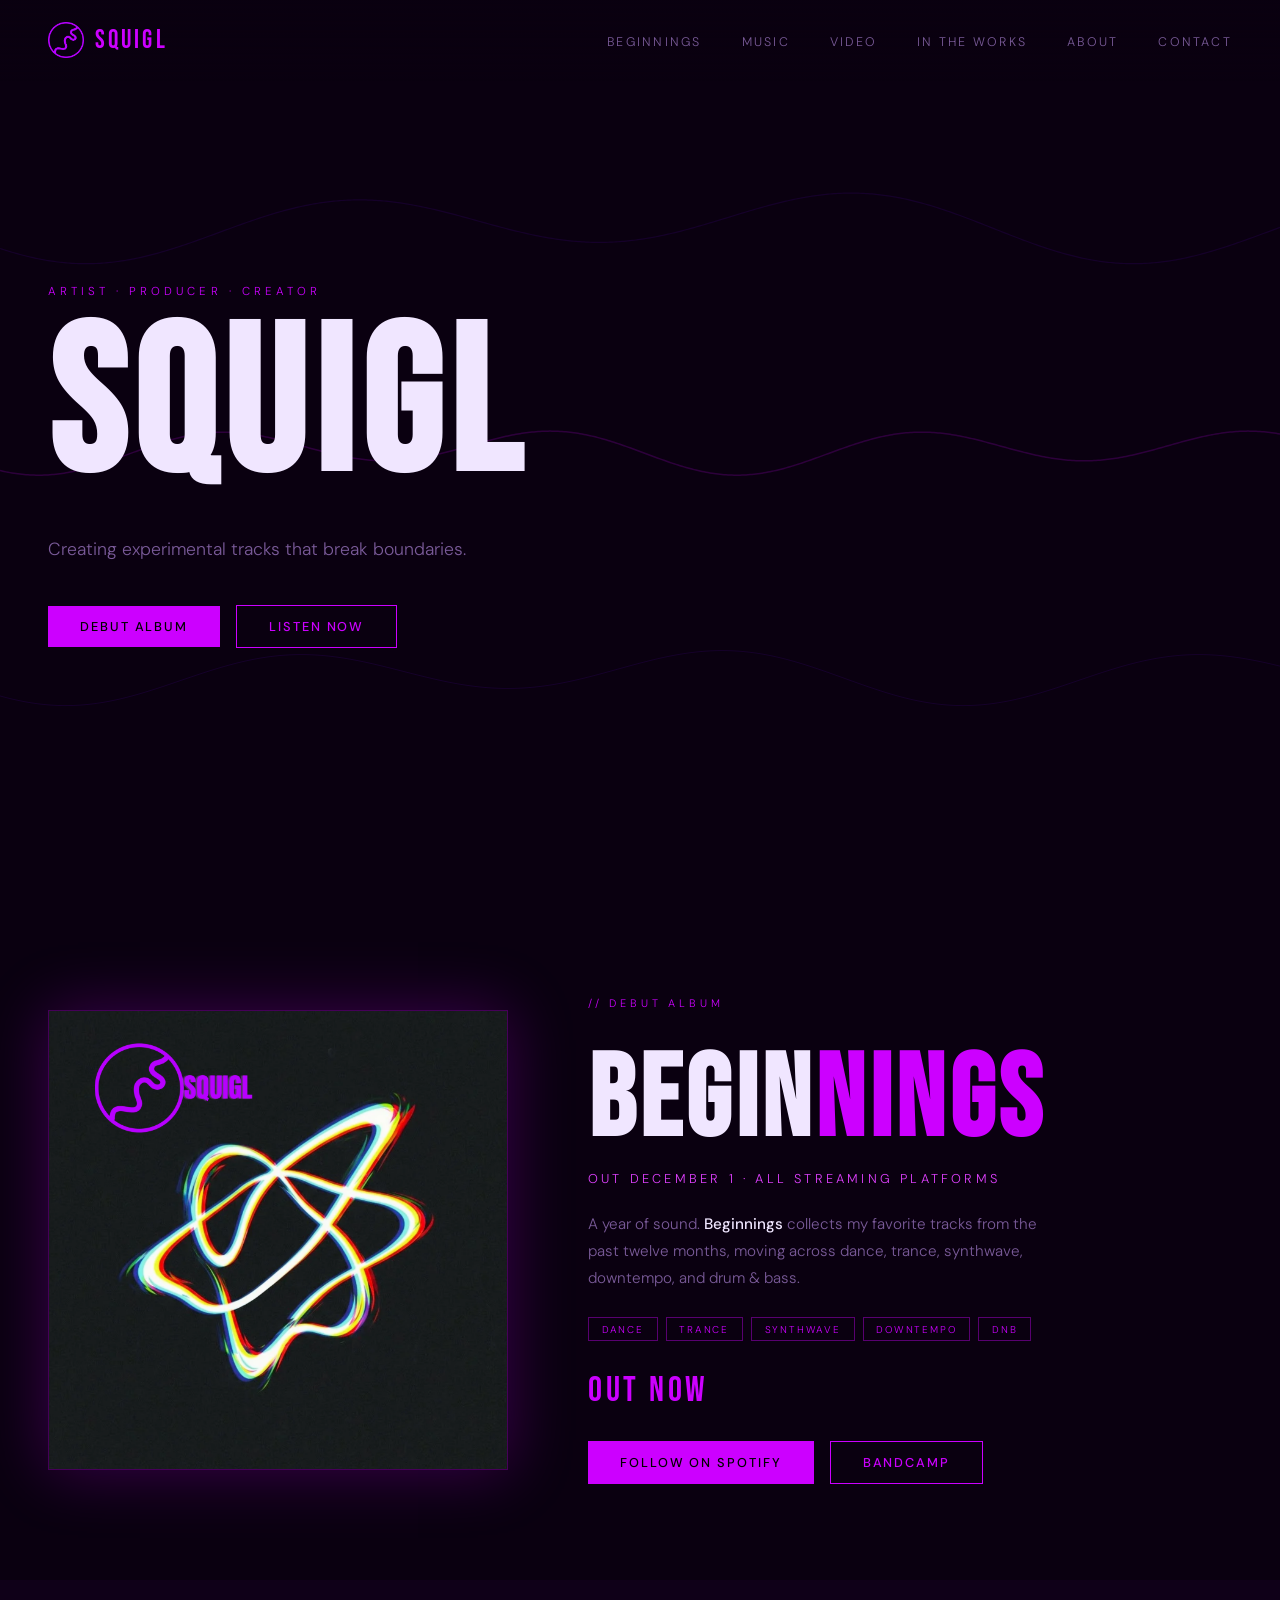
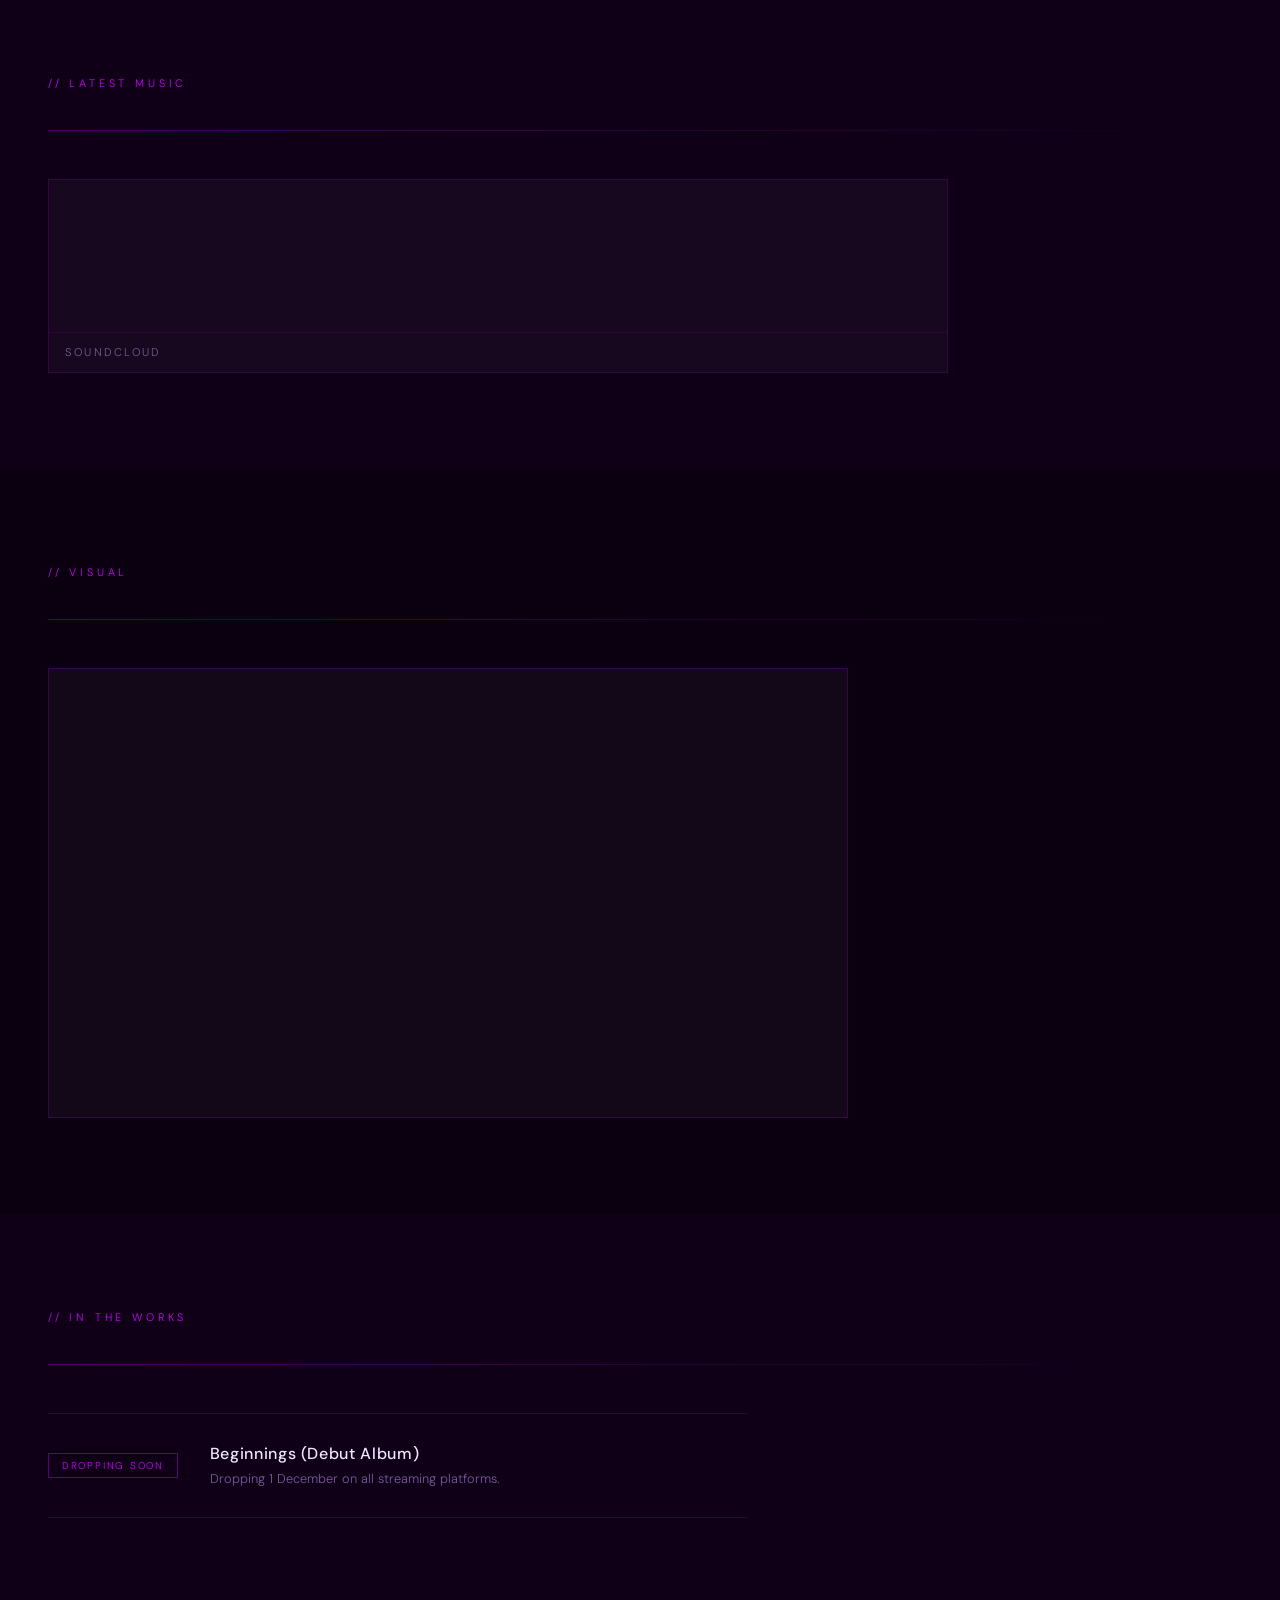
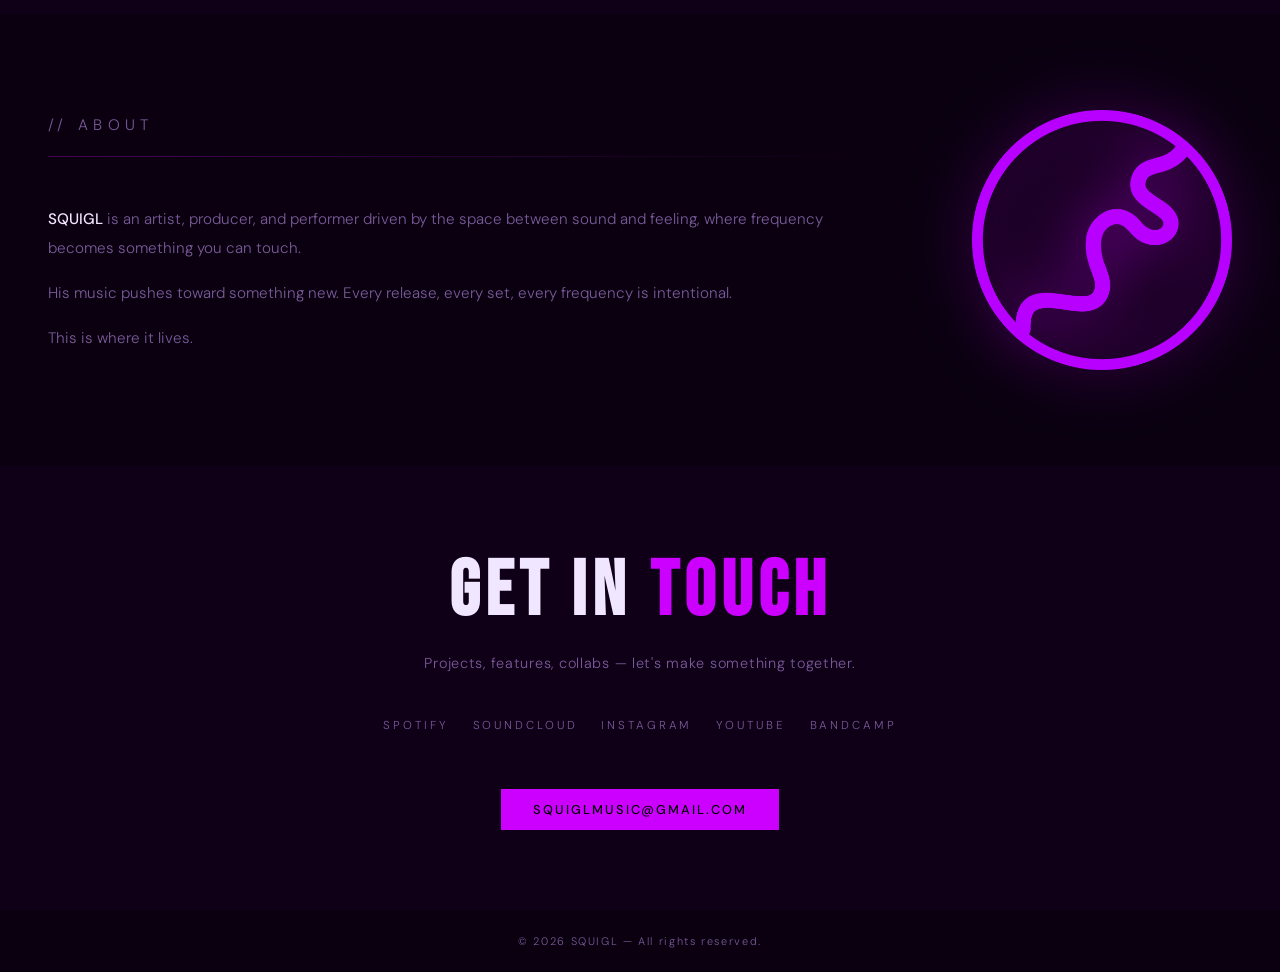
<file: index.html>
<!DOCTYPE html>
<html lang="en">
<head>
  <meta charset="UTF-8" />
  <meta name="viewport" content="width=device-width, initial-scale=1.0"/>
  <title>SQUIGL</title>
  <link href="https://fonts.googleapis.com/css2?family=Bebas+Neue&family=DM+Sans:wght@300;400;500&display=swap" rel="stylesheet"/>
  <link rel="stylesheet" href="styles.css"/>
  <link rel="icon" type="image/png" href="assets/squigl-logo.png" />
</head>
<body>

<!-- Animated waveform background -->
<canvas id="wave-canvas"></canvas>

<!-- ── NAV ── -->
<nav>
  <a href="#hero" class="nav-logo">
    <img src="assets/squigl-logo.png" alt="SQUIGL logo" class="nav-logo-img" />
    <span>SQUIGL</span>
  </a>
  <ul class="nav-links">
    <li><a href="#album">Beginnings</a></li>
    <li><a href="#music">Music</a></li>
    <li><a href="#video">Video</a></li>
    <li><a href="#itw">In The Works</a></li>
    <li><a href="#about">About</a></li>
    <li><a href="#contact">Contact</a></li>
  </ul>
</nav>

<!-- ── HERO ── -->
<section id="hero">
  <p class="hero-eyebrow">Artist · Producer · Creator</p>
  <h1 class="hero-title">SQUIGL</h1>
  <p class="hero-sub">
    Creating experimental tracks that break boundaries. 
  </p>
  <div class="hero-cta">
    <a href="#album" class="btn-primary">Debut Album</a>
    <a href="#music" class="btn-ghost">Listen Now</a>
    </div>
</section>

<!-- ── ALBUM ── -->
<section id="album">
  <div class="album-art-wrap reveal">
    <img src="assets/beginnings_cover_art.png" alt="Beginnings — debut album by SQUIGL" class="album-art" width="1500" height="1500" />
  </div>
  <div class="album-info reveal">
    <p class="section-label">// Debut Album</p>
    <h2 class="album-title">BEGIN<span>NINGS</span></h2>
    <p class="album-date">Out December 1 · All streaming platforms</p>
    <p class="album-desc">
      A year of sound. <strong>Beginnings</strong> collects my favorite tracks
      from the past twelve months, moving across dance, trance, synthwave, downtempo, and drum &amp; bass.
    </p>
    <ul class="album-tags">
      <li>Dance</li><li>Trance</li><li>Synthwave</li><li>Downtempo</li><li>DnB</li>
    </ul>
    <div class="countdown" id="countdown" aria-live="polite">
      <div><span id="cd-days">--</span><small>Days</small></div>
      <div><span id="cd-hours">--</span><small>Hours</small></div>
      <div><span id="cd-mins">--</span><small>Mins</small></div>
      <div><span id="cd-secs">--</span><small>Secs</small></div>
    </div>
    <div class="album-cta">
      <a href="https://open.spotify.com/artist/3eHEbnWZ27MDBjAHcdsJw5" class="btn-primary">Follow on Spotify</a>
      <a href="https://squigl.bandcamp.com/" class="btn-ghost">Bandcamp</a>
    </div>
  </div>
</section>

<!-- ── MUSIC ── -->
<section id="music">
  <div class="reveal">
    <p class="section-label">// Latest Music</p>
    <div class="divider"></div>
  </div>
  <div class="music-grid reveal">

    <!-- SOUNDCLOUD: Replace url= param with your SoundCloud profile/track URL -->
    <div class="embed-card">
      <iframe
        src="https://w.soundcloud.com/player/?url=https%3A//api.soundcloud.com/tracks/soundcloud%253Atracks%253A2430497055&color=%23ff5500&auto_play=false&hide_related=false&show_comments=true&show_user=true&show_reposts=false&show_teaser=true&visual=true"
        height="152"
        allow="autoplay">
      </iframe>
      <p class="embed-label">SoundCloud</p>
    </div>

  </div>
</section>

<!-- ── VIDEO ── -->
<section id="video">
  <div class="reveal">
    <p class="section-label">// Visual</p>
    <div class="divider"></div>
  </div>
  <div class="video-wrapper reveal">
    <iframe
      src="https://www.youtube.com/embed/nkhw7h3QoJo?si=fxTuR2RmTBnGTgtb"
      title="YouTube video player"
      frameborder="0"
      allow="accelerometer; autoplay; clipboard-write; encrypted-media; gyroscope; picture-in-picture; web-share"
      referrerpolicy="strict-origin-when-cross-origin"
      allowfullscreen>
    </iframe>
  </div>
</section>

<!-- ── IN THE WORKS ── -->
<section id="itw">
  <div class="reveal">
    <p class="section-label">// In The Works</p>
    <div class="divider"></div>
  </div>
  <div class="itw-list reveal">

    <!-- ITW CARD: Duplicate for each project. Status options: Coming Soon / In Progress / Collab / Dropping Soon -->
    <div class="itw-card">
      <span class="itw-status">Dropping Soon</span>
      <div class="itw-info">
        <div class="itw-title">Beginnings (Debut Album)</div>
        <div class="itw-desc">Dropping 1 December on all streaming platforms.</div>
      </div>
    </div>

  </div>
</section>

<!-- ── ABOUT ── -->
<section id="about">
  <div class="about-text reveal">
    <p class="section-label">// About</p>
    <div class="divider"></div>
    <p>
      <strong>SQUIGL</strong> is an artist, producer, and performer driven by the space
      between sound and feeling, where frequency becomes something you can touch.
    </p>
    <p>
      His music pushes toward something new. Every release, every set, every frequency is intentional.
    </p>
    <p>This is where it lives.</p>
  </div>
  <div class="about-visual reveal">
    <div class="about-logo-wrap">
      <img src="assets/squigl-logo.png" alt="SQUIGL" class="about-logo-img" />
    </div>
  </div>
</section>

<!-- ── CONTACT ── -->
<section id="contact">
  <h2 class="contact-title reveal">GET IN <span>TOUCH</span></h2>
  <p class="contact-sub reveal">Projects, features, collabs — let's make something together.</p>

  <!-- SOCIAL LINKS: Replace each href="#" with your actual profile URL -->
  <div class="social-row reveal">
    <a href="https://open.spotify.com/artist/3eHEbnWZ27MDBjAHcdsJw5" class="social-link">Spotify</a>
    <a href="https://soundcloud.com/squigl" class="social-link">SoundCloud</a>
    <a href="https://www.instagram.com/squigl.music/" class="social-link">Instagram</a>
    <a href="https://www.youtube.com/@SQUIGL-Music" class="social-link">YouTube</a>
    <a href="https://squigl.bandcamp.com/dashboard" class="social-link">Bandcamp</a>
  </div>

  <!-- EMAIL: Replace with your actual email address -->
  <a href="mailto:squiglmusic@gmail.com" class="btn-primary reveal">squiglmusic@gmail.com</a>
</section>

<!-- ── FOOTER ── -->
<footer>
  <p>&copy; 2026 SQUIGL — All rights reserved.</p>
</footer>

<script src="script.js"></script>
</body>
</html>
</file>
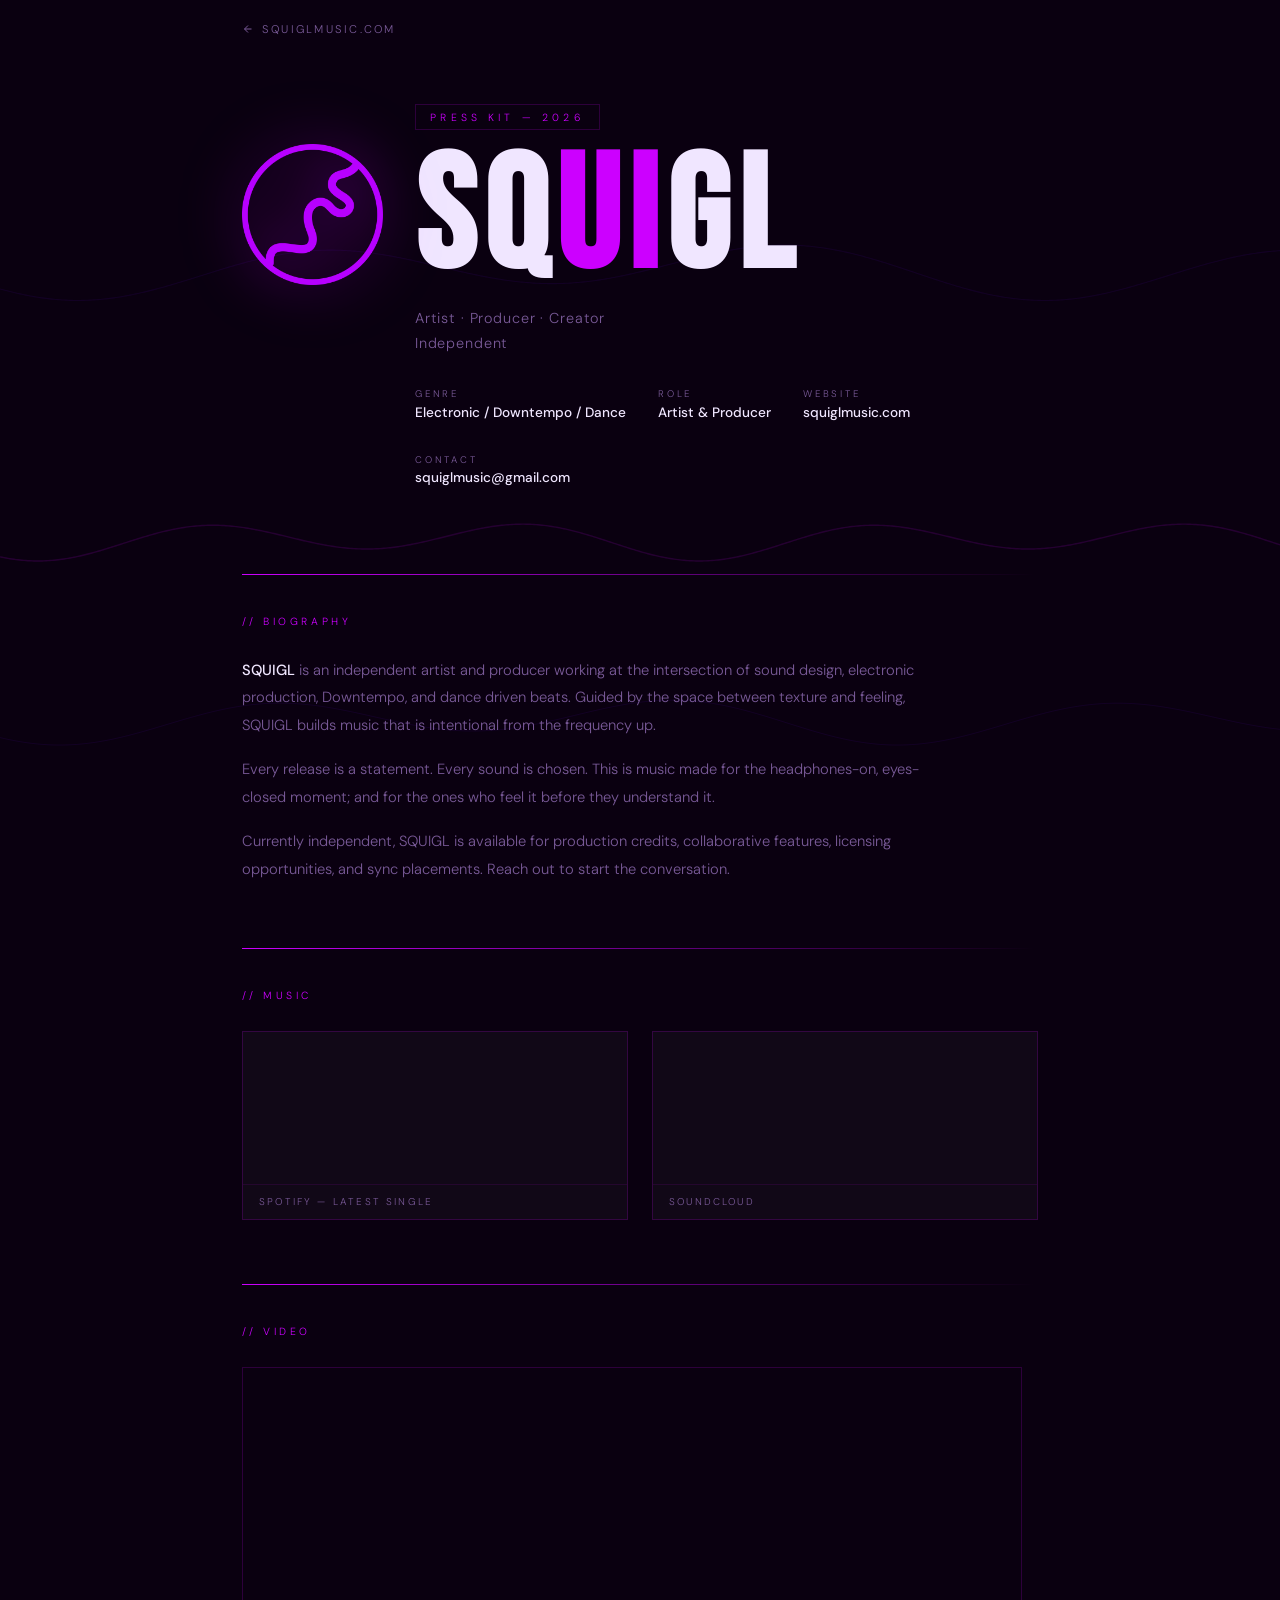
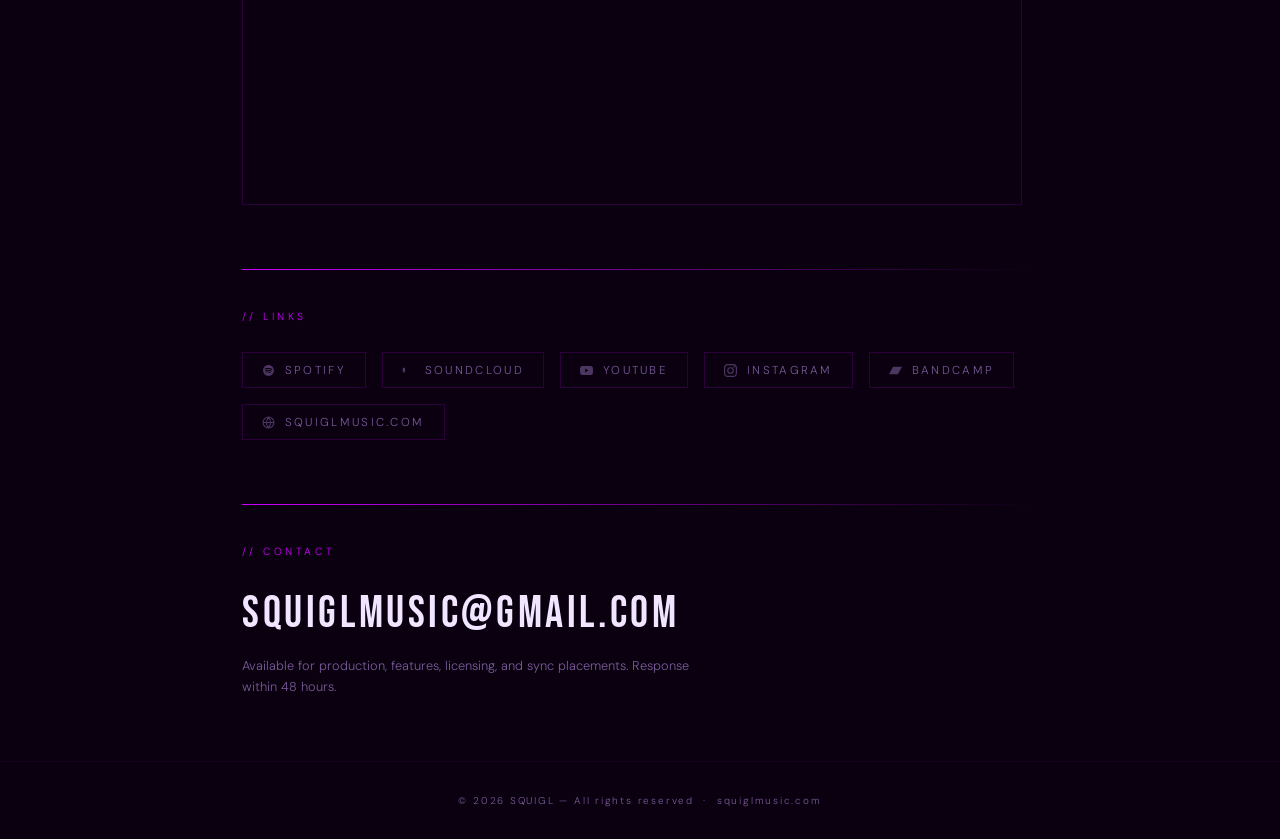
<file: press/index.html>
<!DOCTYPE html>
<html lang="en">
<head>
<meta charset="UTF-8"/>
<meta name="viewport" content="width=device-width, initial-scale=1.0"/>
<title>SQUIGL — Press Kit</title>
<link href="https://fonts.googleapis.com/css2?family=Bebas+Neue&family=DM+Sans:wght@300;400;500&display=swap" rel="stylesheet"/>
<style>
*,*::before,*::after{box-sizing:border-box;margin:0;padding:0}
:root{
  --bg:#0a0010;
  --bg2:#0f0018;
  --magenta:#cc00ff;
  --magenta-bright:#e040ff;
  --text:#f0e6ff;
  --muted:#7a5a99;
  --border:rgba(204,0,255,0.18);
  --border-hover:rgba(204,0,255,0.45);
}
html{scroll-behavior:smooth}
body{background:var(--bg);color:var(--text);font-family:'DM Sans',sans-serif;font-weight:300;overflow-x:hidden;min-height:100vh}
canvas#wc{position:fixed;top:0;left:0;width:100%;height:100%;z-index:0;opacity:0.14;pointer-events:none}
.wrap{position:relative;z-index:1;max-width:860px;margin:0 auto;padding:0 2rem}
header{position:relative;z-index:1;padding:4rem 2rem 3rem;max-width:860px;margin:0 auto;display:flex;flex-direction:row;align-items:flex-start;gap:2rem}
.header-logo{flex:0 0 auto;display:flex;align-items:center;justify-content:center;margin-top:calc(0.65rem + 0.35rem + 1.2rem + 0.3rem)}
.header-logo img{width:clamp(4.4rem,12.3vw,8.8rem);height:clamp(4.4rem,12.3vw,8.8rem);object-fit:contain;filter:drop-shadow(0 0 28px rgba(204,0,255,0.55))}
.header-text{flex:1;display:flex;flex-direction:column;align-items:flex-start}
@media(max-width:600px){header{flex-direction:column;gap:1.5rem}.header-logo{margin-top:0}.header-logo img{width:72px;height:72px}}
.pk-label{font-size:0.65rem;letter-spacing:0.4em;text-transform:uppercase;color:var(--magenta);margin-bottom:1.2rem;border:1px solid var(--border);padding:0.35rem 0.9rem;display:inline-block}
.pk-name{font-family:'Bebas Neue',sans-serif;font-size:clamp(5rem,14vw,10rem);line-height:0.88;letter-spacing:0.05em;color:var(--text);margin-bottom:1rem}
.pk-name span{color:var(--magenta)}
.pk-tagline{font-size:0.9rem;color:var(--muted);letter-spacing:0.06em;max-width:400px;line-height:1.7;margin-bottom:2rem}
.pk-meta-row{display:flex;flex-direction:row;gap:2rem;flex-wrap:wrap}
.pk-meta-item{display:flex;flex-direction:column;gap:0.2rem}
.pk-meta-label{font-size:0.6rem;letter-spacing:0.3em;text-transform:uppercase;color:var(--muted)}
.pk-meta-val{font-size:0.85rem;color:var(--text);font-weight:500}
.divider{width:100%;height:1px;background:linear-gradient(to right,var(--magenta),transparent);opacity:0.25;margin:2.5rem 0}
.sec-label{font-size:0.65rem;letter-spacing:0.35em;text-transform:uppercase;color:var(--magenta);margin-bottom:1.8rem}
.bio-block{display:flex;flex-direction:column;gap:1rem;max-width:680px}
.bio-block p{font-size:0.92rem;color:var(--muted);line-height:1.9}
.bio-block p strong{color:var(--text);font-weight:500}
.embeds-grid{display:flex;flex-direction:row;flex-wrap:wrap;gap:1.5rem}
.embed-card{flex:1 1 340px;background:rgba(255,255,255,0.03);border:1px solid var(--border);overflow:hidden;transition:border-color 0.3s,transform 0.3s}
.embed-card:hover{border-color:var(--border-hover);transform:translateY(-3px)}
.embed-card iframe{width:100%;display:block;border:none}
.embed-tag{padding:0.65rem 1rem;font-size:0.62rem;letter-spacing:0.22em;text-transform:uppercase;color:var(--muted);border-top:1px solid rgba(204,0,255,0.1)}
.video-wrap{position:relative;width:100%;max-width:780px;aspect-ratio:16/9;border:1px solid var(--border);overflow:hidden;transition:border-color 0.3s}
.video-wrap:hover{border-color:var(--border-hover)}
.video-wrap iframe{position:absolute;inset:0;width:100%;height:100%;border:none}
.links-grid{display:flex;flex-direction:row;flex-wrap:wrap;gap:1rem}
.link-pill{display:inline-flex;flex-direction:row;align-items:center;gap:0.6rem;padding:0.6rem 1.2rem;border:1px solid var(--border);text-decoration:none;color:var(--muted);font-size:0.72rem;letter-spacing:0.2em;text-transform:uppercase;transition:color 0.2s,border-color 0.2s,transform 0.2s}
.link-pill:hover{color:var(--magenta-bright);border-color:var(--border-hover);transform:translateY(-2px)}
.link-pill svg{width:13px;height:13px;flex-shrink:0;opacity:0.6}
.contact-block{display:flex;flex-direction:column;gap:1rem;align-items:flex-start}
.contact-email{font-family:'Bebas Neue',sans-serif;font-size:clamp(1.6rem,4vw,2.8rem);letter-spacing:0.08em;color:var(--text);text-decoration:none;transition:color 0.2s}
.contact-email:hover{color:var(--magenta)}
.contact-note{font-size:0.8rem;color:var(--muted);line-height:1.6;max-width:460px}
footer{position:relative;z-index:1;padding:2rem;text-align:center;color:var(--muted);font-size:0.62rem;letter-spacing:0.18em;margin-top:2rem;border-top:1px solid rgba(204,0,255,0.08)}
.reveal{opacity:0;transform:translateY(18px);transition:opacity 0.7s ease,transform 0.7s ease}
.reveal.v{opacity:1;transform:translateY(0)}
@media(max-width:600px){
  header{padding:3rem 1.5rem 2rem}
  .wrap{padding:0 1.5rem}
  .embeds-grid{flex-direction:column}
  .links-grid{gap:0.7rem}
}
</style>
</head>
<body>
<canvas id="wc"></canvas>
<div style="position:relative;z-index:1;padding:1.2rem 2rem 0;max-width:860px;margin:0 auto"><a href="/" style="display:inline-flex;flex-direction:row;align-items:center;gap:0.5rem;text-decoration:none;color:#7a5a99;font-size:0.7rem;letter-spacing:0.2em;text-transform:uppercase;transition:color 0.2s" onmouseover="this.style.color='#e040ff'" onmouseout="this.style.color='#7a5a99'"><svg width="12" height="12" viewBox="0 0 24 24" fill="none" stroke="currentColor" stroke-width="2"><path d="M19 12H5M12 5l-7 7 7 7"/></svg>squiglmusic.com</a></div>
<header>
  <div class="header-logo">
    <img src="/assets/squigl-logo.png" alt="SQUIGL logo" />
  </div>
  <div class="header-text">
    <span class="pk-label">Press Kit — 2026</span>
    <h1 class="pk-name">SQ<span>UI</span>GL</h1>
    <p class="pk-tagline">Artist · Producer · Creator<br>Independent</p>
    <div class="pk-meta-row">
      <div class="pk-meta-item"><span class="pk-meta-label">Genre</span><span class="pk-meta-val">Electronic / Downtempo / Dance</span></div>
      <div class="pk-meta-item"><span class="pk-meta-label">Role</span><span class="pk-meta-val">Artist & Producer</span></div>
      <div class="pk-meta-item"><span class="pk-meta-label">Website</span><span class="pk-meta-val">squiglmusic.com</span></div>
      <div class="pk-meta-item"><span class="pk-meta-label">Contact</span><span class="pk-meta-val">squiglmusic@gmail.com</span></div>
    </div>
  </div>
</header>
<div class="wrap">
  <div class="divider reveal"></div>
  <section style="margin-bottom:4rem" class="reveal">
    <p class="sec-label">// Biography</p>
    <div class="bio-block">
      <p><strong>SQUIGL</strong> is an independent artist and producer working at the intersection of sound design, electronic production, Downtempo, and dance driven beats. Guided by the space between texture and feeling, SQUIGL builds music that is intentional from the frequency up.</p>
      <p>Every release is a statement. Every sound is chosen. This is music made for the headphones-on, eyes-closed moment; and for the ones who feel it before they understand it.</p>
      <p>Currently independent, SQUIGL is available for production credits, collaborative features, licensing opportunities, and sync placements. Reach out to start the conversation.</p>
    </div>
  </section>
  <div class="divider reveal"></div>
  <section style="margin-bottom:4rem" class="reveal">
    <p class="sec-label">// Music</p>
    <div class="embeds-grid">
      <div class="embed-card">
        <iframe style="border-radius:0" src="https://open.spotify.com/embed/track/2pIwfe04i9Z5fiFF3pInk8?utm_source=generator" width="100%" height="152" frameBorder="0" allowfullscreen="" allow="autoplay; clipboard-write; encrypted-media; fullscreen; picture-in-picture" loading="lazy"></iframe>
        <p class="embed-tag">Spotify — Latest Single</p>
      </div>
      <div class="embed-card">
        <iframe src="https://w.soundcloud.com/player/?url=https%3A//api.soundcloud.com/tracks/soundcloud%253Atracks%253A2320845209&color=%23ff5500&auto_play=false&hide_related=false&show_comments=true&show_user=true&show_reposts=false&show_teaser=true&visual=true" 
        height="152" allow="autoplay"></iframe>
        <p class="embed-tag">SoundCloud</p>
      </div>
    </div>
  </section>
  <div class="divider reveal"></div>
  <section style="margin-bottom:4rem" class="reveal">
    <p class="sec-label">// Video</p>
    <div class="video-wrap">
      <iframe src="https://www.youtube.com/embed/nkhw7h3QoJo?si=fxTuR2RmTBnGTgtb" title="SQUIGL — YouTube" frameborder="0" allow="accelerometer; autoplay; clipboard-write; encrypted-media; gyroscope; picture-in-picture; web-share" referrerpolicy="strict-origin-when-cross-origin" allowfullscreen></iframe>
    </div>
  </section>
  <div class="divider reveal"></div>
  <section style="margin-bottom:4rem" class="reveal">
    <p class="sec-label">// Links</p>
    <div class="links-grid">
      <a href="https://open.spotify.com/artist/3eHEbnWZ27MDBjAHcdsJw5" class="link-pill" target="_blank"><svg viewBox="0 0 24 24" fill="currentColor"><path d="M12 2C6.477 2 2 6.477 2 12s4.477 10 10 10 10-4.477 10-10S17.523 2 12 2zm4.586 14.424a.622.622 0 01-.857.207c-2.348-1.435-5.304-1.76-8.785-.964a.622.622 0 01-.277-1.215c3.809-.87 7.076-.496 9.712 1.115.294.181.387.566.207.857zm1.224-2.723a.78.78 0 01-1.072.257c-2.687-1.652-6.785-2.131-9.965-1.166a.78.78 0 01-.973-.519.781.781 0 01.52-.973c3.632-1.102 8.147-.568 11.233 1.329a.78.78 0 01.257 1.072zm.105-2.835C14.692 8.95 9.375 8.775 6.297 9.71a.937.937 0 11-.543-1.794c3.526-1.072 9.385-.866 13.088 1.329a.937.937 0 01-.927 1.621z"/></svg>Spotify</a>
      <a href="https://soundcloud.com/squigl" class="link-pill" target="_blank"><svg viewBox="0 0 24 24" fill="currentColor"><path d="M1.175 12.225c-.015.067-.02.133-.02.2 0 .467.37.85.835.85.38 0 .697-.245.81-.585l.33-1.93-.33-2.005c-.113-.34-.43-.585-.81-.585-.465 0-.835.383-.835.85 0 .067.005.133.02.2L.83 12.225h.345zm2.21 1.025l.44-2.6-.44-2.62c-.13-.42-.5-.72-.935-.72-.54 0-.975.435-.975.975 0 .055.005.11.01.165L2.2 12.225l-.715 2.6c0 .55.435.98.975.98.435 0 .805-.295.935-.72l.44-2.6-.45.765zm2.06.99l.535-3.59-.535-3.44c-.155-.52-.62-.895-1.17-.895-.65 0-1.175.525-1.175 1.175 0 .06.005.12.01.18l.48 2.98-.48 3.59c-.005.06-.01.12-.01.18 0 .65.525 1.175 1.175 1.175.55 0 1.015-.375 1.17-.895v-.46z"/></svg>SoundCloud</a>
      <a href="https://www.youtube.com/@SQUIGL-Music" class="link-pill" target="_blank"><svg viewBox="0 0 24 24" fill="currentColor"><path d="M23.495 6.205a3.007 3.007 0 00-2.088-2.088c-1.87-.501-9.396-.501-9.396-.501s-7.507-.01-9.396.501A3.007 3.007 0 00.527 6.205a31.247 31.247 0 00-.522 5.805 31.247 31.247 0 00.522 5.783 3.007 3.007 0 002.088 2.088c1.868.502 9.396.502 9.396.502s7.506 0 9.396-.502a3.007 3.007 0 002.088-2.088 31.247 31.247 0 00.5-5.783 31.247 31.247 0 00-.5-5.805zM9.609 15.601V8.408l6.264 3.602z"/></svg>YouTube</a>
      <a href="https://www.instagram.com/squigl.music/" class="link-pill" target="_blank"><svg viewBox="0 0 24 24" fill="currentColor"><path d="M12 2.163c3.204 0 3.584.012 4.85.07 3.252.148 4.771 1.691 4.919 4.919.058 1.265.069 1.645.069 4.849 0 3.205-.012 3.584-.069 4.849-.149 3.225-1.664 4.771-4.919 4.919-1.266.058-1.644.07-4.85.07-3.204 0-3.584-.012-4.849-.07-3.26-.149-4.771-1.699-4.919-4.92-.058-1.265-.07-1.644-.07-4.849 0-3.204.013-3.583.07-4.849.149-3.227 1.664-4.771 4.919-4.919 1.266-.057 1.645-.069 4.849-.069zM12 0C8.741 0 8.333.014 7.053.072 2.695.272.273 2.69.073 7.052.014 8.333 0 8.741 0 12c0 3.259.014 3.668.072 4.948.2 4.358 2.618 6.78 6.98 6.98C8.333 23.986 8.741 24 12 24c3.259 0 3.668-.014 4.948-.072 4.354-.2 6.782-2.618 6.979-6.98.059-1.28.073-1.689.073-4.948 0-3.259-.014-3.667-.072-4.947-.196-4.354-2.617-6.78-6.979-6.98C15.668.014 15.259 0 12 0zm0 5.838a6.162 6.162 0 100 12.324 6.162 6.162 0 000-12.324zM12 16a4 4 0 110-8 4 4 0 010 8zm6.406-11.845a1.44 1.44 0 100 2.881 1.44 1.44 0 000-2.881z"/></svg>Instagram</a>
      <a href="https://squigl.bandcamp.com" class="link-pill" target="_blank"><svg viewBox="0 0 24 24" fill="currentColor"><path d="M0 18.75l7.437-13.5H24l-7.438 13.5z"/></svg>Bandcamp</a>
      <a href="https://squiglmusic.com" class="link-pill" target="_blank"><svg viewBox="0 0 24 24" fill="none" stroke="currentColor" stroke-width="2"><circle cx="12" cy="12" r="10"/><path d="M2 12h20M12 2a15.3 15.3 0 010 20M12 2a15.3 15.3 0 000 20"/></svg>squiglmusic.com</a>
    </div>
  </section>
  <div class="divider reveal"></div>
  <section style="margin-bottom:4rem" class="reveal">
    <p class="sec-label">// Contact</p>
    <div class="contact-block">
      <a href="mailto:squiglmusic@gmail.com" class="contact-email">squiglmusic@gmail.com</a>
      <p class="contact-note">Available for production, features, licensing, and sync placements. Response within 48 hours.</p>
    </div>
  </section>
</div>
<footer>&copy; 2026 SQUIGL — All rights reserved &nbsp;·&nbsp; squiglmusic.com</footer>
<script>
const canvas=document.getElementById('wc');const ctx=canvas.getContext('2d');let W,H,t=0;
function resize(){W=canvas.width=window.innerWidth;H=canvas.height=window.innerHeight}
resize();window.addEventListener('resize',resize);
function dw(yB,amp,freq,speed,color,lw){ctx.beginPath();ctx.strokeStyle=color;ctx.lineWidth=lw;for(let x=0;x<=W;x+=2){const y=yB+Math.sin((x*freq)+t*speed)*amp+Math.sin((x*freq*0.5)+t*speed*1.3)*amp*0.4;x===0?ctx.moveTo(x,y):ctx.lineTo(x,y);}ctx.stroke();}
(function loop(){ctx.clearRect(0,0,W,H);dw(H*.3,22,.013,.6,'#4b00a0',1.1);dw(H*.6,15,.019,.85,'#cc00ff',1.4);dw(H*.8,18,.015,.7,'#4b00a0',1.0);t+=.014;requestAnimationFrame(loop)})();
const obs=new IntersectionObserver(e=>{e.forEach(entry=>{if(entry.isIntersecting){entry.target.classList.add('v');obs.unobserve(entry.target)}})},{threshold:0.1});
document.querySelectorAll('.reveal').forEach(el=>obs.observe(el));
</script>
</body>
</html>
</file>
<file: styles.css>
/* ============================================================
   SQUIGL — styles.css
   ============================================================ */

*, *::before, *::after { box-sizing: border-box; margin: 0; padding: 0; }

/* ── CSS VARIABLES ── */
:root {
  --bg: #0a0010;
  --bg2: #0f0018;
  --purple-deep: #1a003a;
  --purple-mid: #4b00a0;
  --magenta: #cc00ff;
  --magenta-bright: #e040ff;
  --text: #f0e6ff;
  --muted: #7a5a99;
}

html { scroll-behavior: smooth; }

body {
  background: var(--bg);
  color: var(--text);
  font-family: 'DM Sans', sans-serif;
  font-weight: 300;
  overflow-x: hidden;
}

/* ── ANIMATED WAVEFORM CANVAS ── */
#wave-canvas {
  position: fixed;
  top: 0; left: 0;
  width: 100%;
  height: 100%;
  z-index: 0;
  opacity: 0.18;
  pointer-events: none;
}

/* ============================================================
   NAV
   ============================================================ */
nav {
  position: fixed;
  top: 0; left: 0; right: 0;
  z-index: 100;
  display: flex;
  flex-direction: row;
  align-items: center;
  justify-content: space-between;
  padding: 1.4rem 3rem;
  background: linear-gradient(to bottom, rgba(10,0,16,0.95) 0%, transparent 100%);
}

.nav-logo {
  display: flex;
  flex-direction: row;
  align-items: center;
  gap: 0.7rem;
  text-decoration: none;
}

.nav-logo-img {
  width: 36px;
  height: 36px;
  object-fit: contain;
}

.nav-logo span {
  font-family: 'Bebas Neue', sans-serif;
  font-size: 1.6rem;
  letter-spacing: 0.12em;
  color: var(--magenta);
}

.nav-links {
  display: flex;
  flex-direction: row;
  align-items: center;
  gap: 2.5rem;
  list-style: none;
}

.nav-links a {
  color: var(--muted);
  text-decoration: none;
  font-size: 0.78rem;
  letter-spacing: 0.18em;
  text-transform: uppercase;
  transition: color 0.2s;
}

.nav-links a:hover { color: var(--magenta-bright); }

/* ============================================================
   HERO
   ============================================================ */
#hero {
  position: relative;
  z-index: 1;
  min-height: 100vh;
  display: flex;
  flex-direction: column;
  justify-content: center;
  align-items: flex-start;
  padding: 5rem 3rem 3rem;
}

.hero-eyebrow {
  font-size: 0.72rem;
  letter-spacing: 0.35em;
  text-transform: uppercase;
  color: var(--magenta);
  margin-bottom: 1.2rem;
  opacity: 0;
  animation: fadeUp 0.8s 0.2s forwards;
}

.hero-title {
  font-family: 'Bebas Neue', sans-serif;
  font-size: clamp(5rem, 16vw, 14rem);
  line-height: 0.9;
  letter-spacing: 0.04em;
  color: var(--text);
  opacity: 0;
  animation: fadeUp 0.9s 0.4s forwards;
}

.hero-title span { color: var(--magenta); }

.hero-sub {
  margin-top: 2rem;
  font-size: clamp(0.9rem, 1.4vw, 1.1rem);
  color: var(--muted);
  max-width: 420px;
  line-height: 1.7;
  opacity: 0;
  animation: fadeUp 0.9s 0.6s forwards;
}

.hero-cta {
  margin-top: 2.5rem;
  display: flex;
  flex-direction: row;
  align-items: center;
  gap: 1rem;
  opacity: 0;
  animation: fadeUp 0.9s 0.8s forwards;
}

/* ============================================================
   BUTTONS
   ============================================================ */
.btn-primary {
  display: inline-flex;
  align-items: center;
  justify-content: center;
  padding: 0.75rem 2rem;
  background: var(--magenta);
  color: #000;
  font-family: 'DM Sans', sans-serif;
  font-weight: 500;
  font-size: 0.8rem;
  letter-spacing: 0.15em;
  text-transform: uppercase;
  text-decoration: none;
  border: none;
  cursor: pointer;
  transition: background 0.2s, transform 0.15s;
}

.btn-primary:hover {
  background: var(--magenta-bright);
  transform: translateY(-2px);
}

.btn-ghost {
  display: inline-flex;
  align-items: center;
  justify-content: center;
  padding: 0.75rem 2rem;
  background: transparent;
  color: var(--magenta);
  font-family: 'DM Sans', sans-serif;
  font-weight: 500;
  font-size: 0.8rem;
  letter-spacing: 0.15em;
  text-transform: uppercase;
  text-decoration: none;
  border: 1px solid var(--magenta);
  cursor: pointer;
  transition: background 0.2s, transform 0.15s;
}

.btn-ghost:hover {
  background: rgba(204,0,255,0.1);
  transform: translateY(-2px);
}

/* ============================================================
   SHARED SECTION STYLES
   ============================================================ */
section {
  position: relative;
  z-index: 1;
  padding: 6rem 3rem;
}

.section-label {
  font-size: 0.68rem;
  letter-spacing: 0.35em;
  text-transform: uppercase;
  color: var(--magenta);
  margin-bottom: 2.5rem;
}

.divider {
  width: 100%;
  height: 1px;
  background: linear-gradient(to right, var(--magenta), transparent);
  margin-bottom: 3rem;
  opacity: 0.3;
}

/* ============================================================
   MUSIC
   ============================================================ */
#music {
  background: var(--bg2);
}

.music-grid {
  display: flex;
  flex-direction: row;
  flex-wrap: wrap;
  gap: 2rem;
  max-width: 900px;
}

.embed-card {
  flex: 1 1 360px;
  display: flex;
  flex-direction: column;
  background: rgba(255,255,255,0.03);
  border: 1px solid rgba(204,0,255,0.15);
  overflow: hidden;
  transition: border-color 0.3s, transform 0.3s;
}

.embed-card:hover {
  border-color: rgba(204,0,255,0.5);
  transform: translateY(-4px);
}

.embed-card iframe {
  width: 100%;
  display: block;
  border: none;
}

.embed-label {
  padding: 0.8rem 1rem;
  font-size: 0.7rem;
  letter-spacing: 0.2em;
  text-transform: uppercase;
  color: var(--muted);
  border-top: 1px solid rgba(204,0,255,0.1);
}

/* ============================================================
   VIDEO
   ============================================================ */
#video {
  background: var(--bg);
}

.video-wrapper {
  position: relative;
  width: 100%;
  max-width: 800px;
  aspect-ratio: 16/9;
  background: rgba(255,255,255,0.03);
  border: 1px solid rgba(204,0,255,0.2);
  overflow: hidden;
}

.video-wrapper iframe {
  position: absolute;
  inset: 0;
  width: 100%;
  height: 100%;
  border: none;
}

/* ============================================================
   IN THE WORKS
   ============================================================ */
#itw {
  background: var(--bg2);
}

.itw-list {
  max-width: 700px;
  display: flex;
  flex-direction: column;
}

.itw-card {
  display: flex;
  flex-direction: row;
  align-items: center;
  gap: 2rem;
  padding: 1.8rem 0;
  border-bottom: 1px solid rgba(255,255,255,0.06);
}

.itw-card:first-child {
  border-top: 1px solid rgba(255,255,255,0.06);
}

.itw-status {
  flex: 0 0 auto;
  font-size: 0.62rem;
  letter-spacing: 0.18em;
  text-transform: uppercase;
  color: var(--magenta);
  border: 1px solid rgba(204,0,255,0.4);
  padding: 0.3rem 0.8rem;
  white-space: nowrap;
}

.itw-info {
  flex: 1;
  display: flex;
  flex-direction: column;
  gap: 0.3rem;
}

.itw-title {
  font-size: 1rem;
  font-weight: 500;
  color: var(--text);
  letter-spacing: 0.04em;
}

.itw-desc {
  font-size: 0.8rem;
  color: var(--muted);
  line-height: 1.5;
}

/* ============================================================
   ABOUT
   ============================================================ */
#about {
  display: flex;
  flex-direction: row;
  align-items: center;
  gap: 5rem;
  background: var(--bg);
}

.about-text {
  flex: 1;
  display: flex;
  flex-direction: column;
}

.about-text p {
  color: var(--muted);
  line-height: 1.9;
  font-size: 0.95rem;
  margin-bottom: 1rem;
}

.about-text p strong {
  color: var(--text);
  font-weight: 500;
}

.about-visual {
  flex: 0 0 auto;
  display: flex;
  align-items: center;
  justify-content: center;
}

.about-logo-wrap {
  position: relative;
  width: 260px;
  height: 260px;
}

.about-logo-wrap::before {
  content: '';
  position: absolute;
  inset: -20px;
  border-radius: 50%;
  background: radial-gradient(circle, rgba(204,0,255,0.15) 0%, transparent 70%);
  animation: pulse 3s ease-in-out infinite;
}

.about-logo-img {
  width: 100%;
  height: 100%;
  object-fit: contain;
  filter: drop-shadow(0 0 30px rgba(204,0,255,0.5));
}

/* ============================================================
   CONTACT
   ============================================================ */
#contact {
  display: flex;
  flex-direction: column;
  align-items: center;
  justify-content: center;
  text-align: center;
  background: var(--bg2);
  padding: 5rem 3rem;
}

.contact-title {
  font-family: 'Bebas Neue', sans-serif;
  font-size: clamp(2.5rem, 6vw, 5rem);
  letter-spacing: 0.08em;
  color: var(--text);
  margin-bottom: 1rem;
}

.contact-title span { color: var(--magenta); }

.contact-sub {
  color: var(--muted);
  font-size: 0.9rem;
  margin-bottom: 2.5rem;
  letter-spacing: 0.05em;
}

.social-row {
  display: flex;
  flex-direction: row;
  align-items: center;
  justify-content: center;
  flex-wrap: wrap;
  gap: 1.5rem;
  margin-bottom: 3rem;
}

.social-link {
  color: var(--muted);
  text-decoration: none;
  font-size: 0.72rem;
  letter-spacing: 0.25em;
  text-transform: uppercase;
  transition: color 0.2s;
  padding: 0.4rem 0;
  border-bottom: 1px solid transparent;
}

.social-link:hover {
  color: var(--magenta-bright);
  border-bottom-color: var(--magenta-bright);
}

/* ============================================================
   FOOTER
   ============================================================ */
footer {
  position: relative;
  z-index: 1;
  display: flex;
  align-items: center;
  justify-content: center;
  padding: 1.5rem 3rem;
  background: var(--bg);
  color: var(--muted);
  font-size: 0.68rem;
  letter-spacing: 0.15em;
}

/* ============================================================
   ANIMATIONS
   ============================================================ */
@keyframes fadeUp {
  from { opacity: 0; transform: translateY(24px); }
  to   { opacity: 1; transform: translateY(0); }
}

@keyframes pulse {
  0%, 100% { transform: scale(1); opacity: 1; }
  50%       { transform: scale(1.05); opacity: 0.7; }
}

.reveal {
  opacity: 0;
  transform: translateY(20px);
  transition: opacity 0.7s ease, transform 0.7s ease;
}

.reveal.visible {
  opacity: 1;
  transform: translateY(0);
}


/* ============================================================
   ALBUM
   ============================================================ */
#album {
  display: flex;
  flex-direction: row;
  align-items: center;
  gap: 5rem;
  background: var(--bg);
}

.album-art-wrap {
  flex: 0 1 460px;
  min-width: 0;
}

.album-art {
  display: block;
  width: 100%;
  height: auto;
  aspect-ratio: 1 / 1;
  object-fit: cover;
  border: 1px solid rgba(204,0,255,0.3);
  box-shadow: 0 0 60px rgba(204,0,255,0.25);
}

.album-info { flex: 1; min-width: 0; }

.album-title {
  font-family: 'Bebas Neue', sans-serif;
  font-size: clamp(3.5rem, 9vw, 8rem);
  line-height: 0.9;
  letter-spacing: 0.04em;
  color: var(--text);
}

.album-title span { color: var(--magenta); }

.album-date {
  margin-top: 1rem;
  font-size: 0.8rem;
  letter-spacing: 0.25em;
  text-transform: uppercase;
  color: var(--magenta-bright);
}

.album-desc {
  margin-top: 1.5rem;
  max-width: 480px;
  color: var(--muted);
  line-height: 1.8;
  font-size: 0.95rem;
}

.album-desc strong { color: var(--text); font-weight: 500; }

.album-tags {
  list-style: none;
  display: flex;
  flex-wrap: wrap;
  gap: 0.5rem;
  margin-top: 1.5rem;
}

.album-tags li {
  font-size: 0.62rem;
  letter-spacing: 0.18em;
  text-transform: uppercase;
  color: var(--magenta);
  border: 1px solid rgba(204,0,255,0.4);
  padding: 0.3rem 0.8rem;
}

.countdown {
  display: flex;
  flex-direction: row;
  gap: 1.5rem;
  margin-top: 2rem;
}

.countdown div {
  display: flex;
  flex-direction: column;
  align-items: center;
  min-width: 3.5rem;
}

.countdown span {
  font-family: 'Bebas Neue', sans-serif;
  font-size: 2.6rem;
  line-height: 1;
  color: var(--text);
}

.countdown small {
  margin-top: 0.3rem;
  font-size: 0.6rem;
  letter-spacing: 0.2em;
  text-transform: uppercase;
  color: var(--muted);
}

.countdown.released { display: block; }
.countdown.released .out-now {
  font-family: 'Bebas Neue', sans-serif;
  font-size: 2.2rem;
  letter-spacing: 0.1em;
  color: var(--magenta);
}

.album-cta {
  display: flex;
  flex-wrap: wrap;
  gap: 1rem;
  margin-top: 2rem;
}

/* ============================================================
   RESPONSIVE
   ============================================================ */
@media (max-width: 768px) {
  nav {
    padding: 1rem 1.5rem;
  }

  .nav-links {
    display: none;
  }

  #hero,
  section {
    padding-left: 1.5rem;
    padding-right: 1.5rem;
  }

  .music-grid {
    flex-direction: column;
  }

  #about,
  #album {
    flex-direction: column;
    gap: 2.5rem;
  }

  .album-art-wrap { flex: 0 0 auto; width: 100%; max-width: 420px; }
  .countdown { gap: 1rem; }
  .countdown span { font-size: 2.1rem; }

  .about-visual {
    order: -1;
  }

  .about-logo-wrap {
    width: 180px;
    height: 180px;
  }

  .itw-card {
    flex-direction: column;
    align-items: flex-start;
    gap: 0.8rem;
  }
}
</file>
